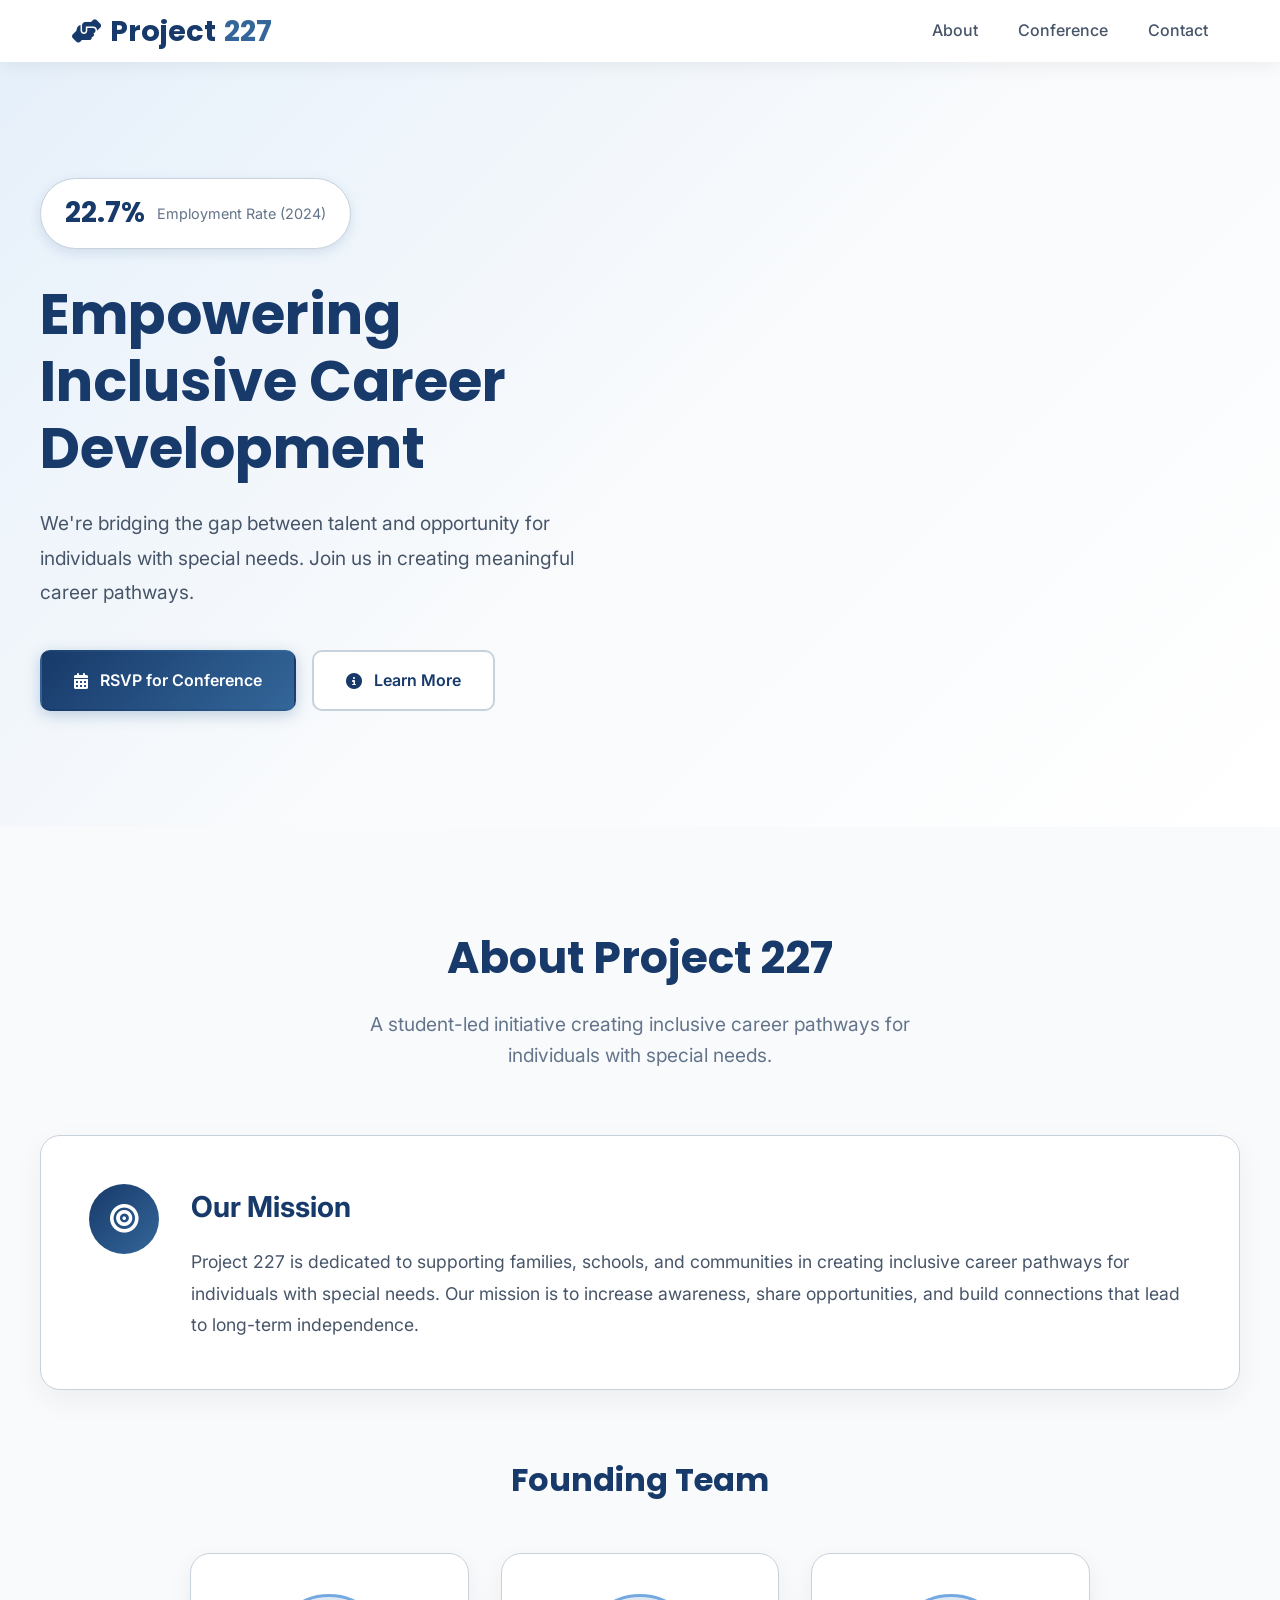
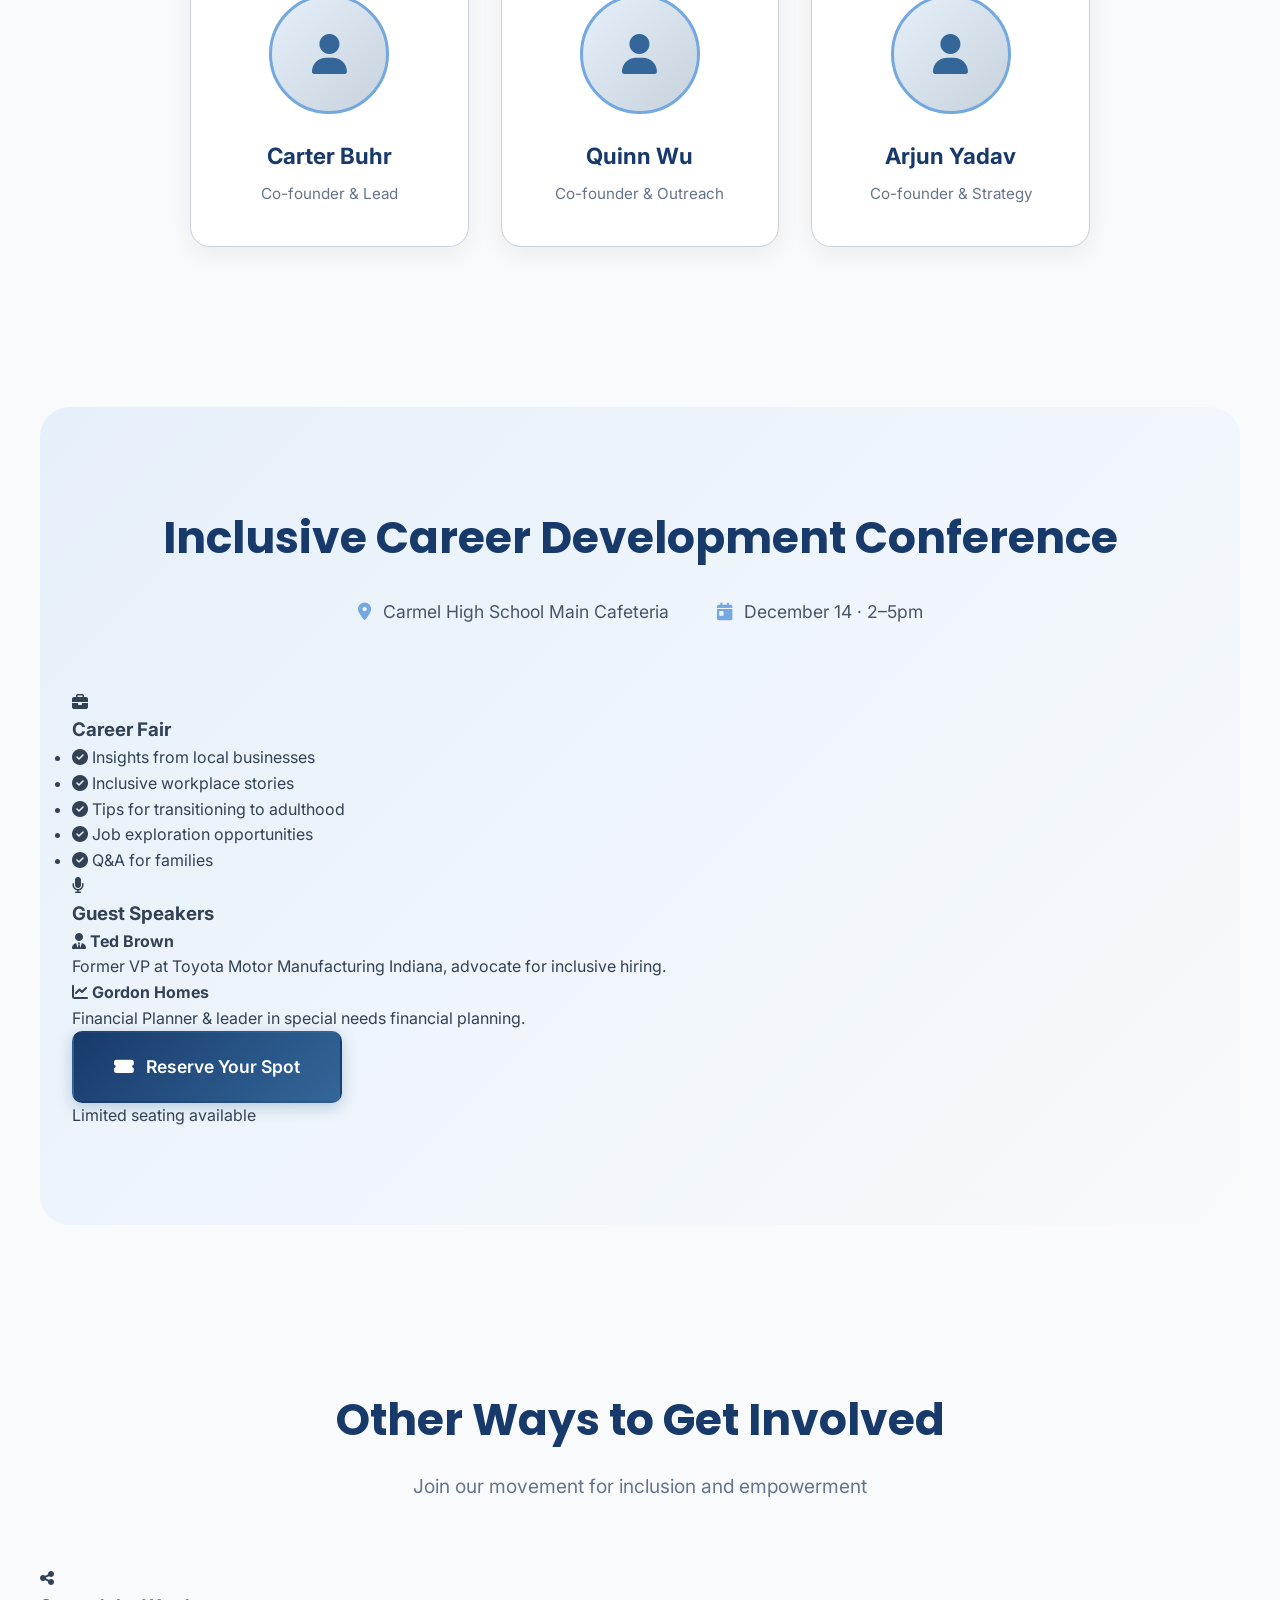
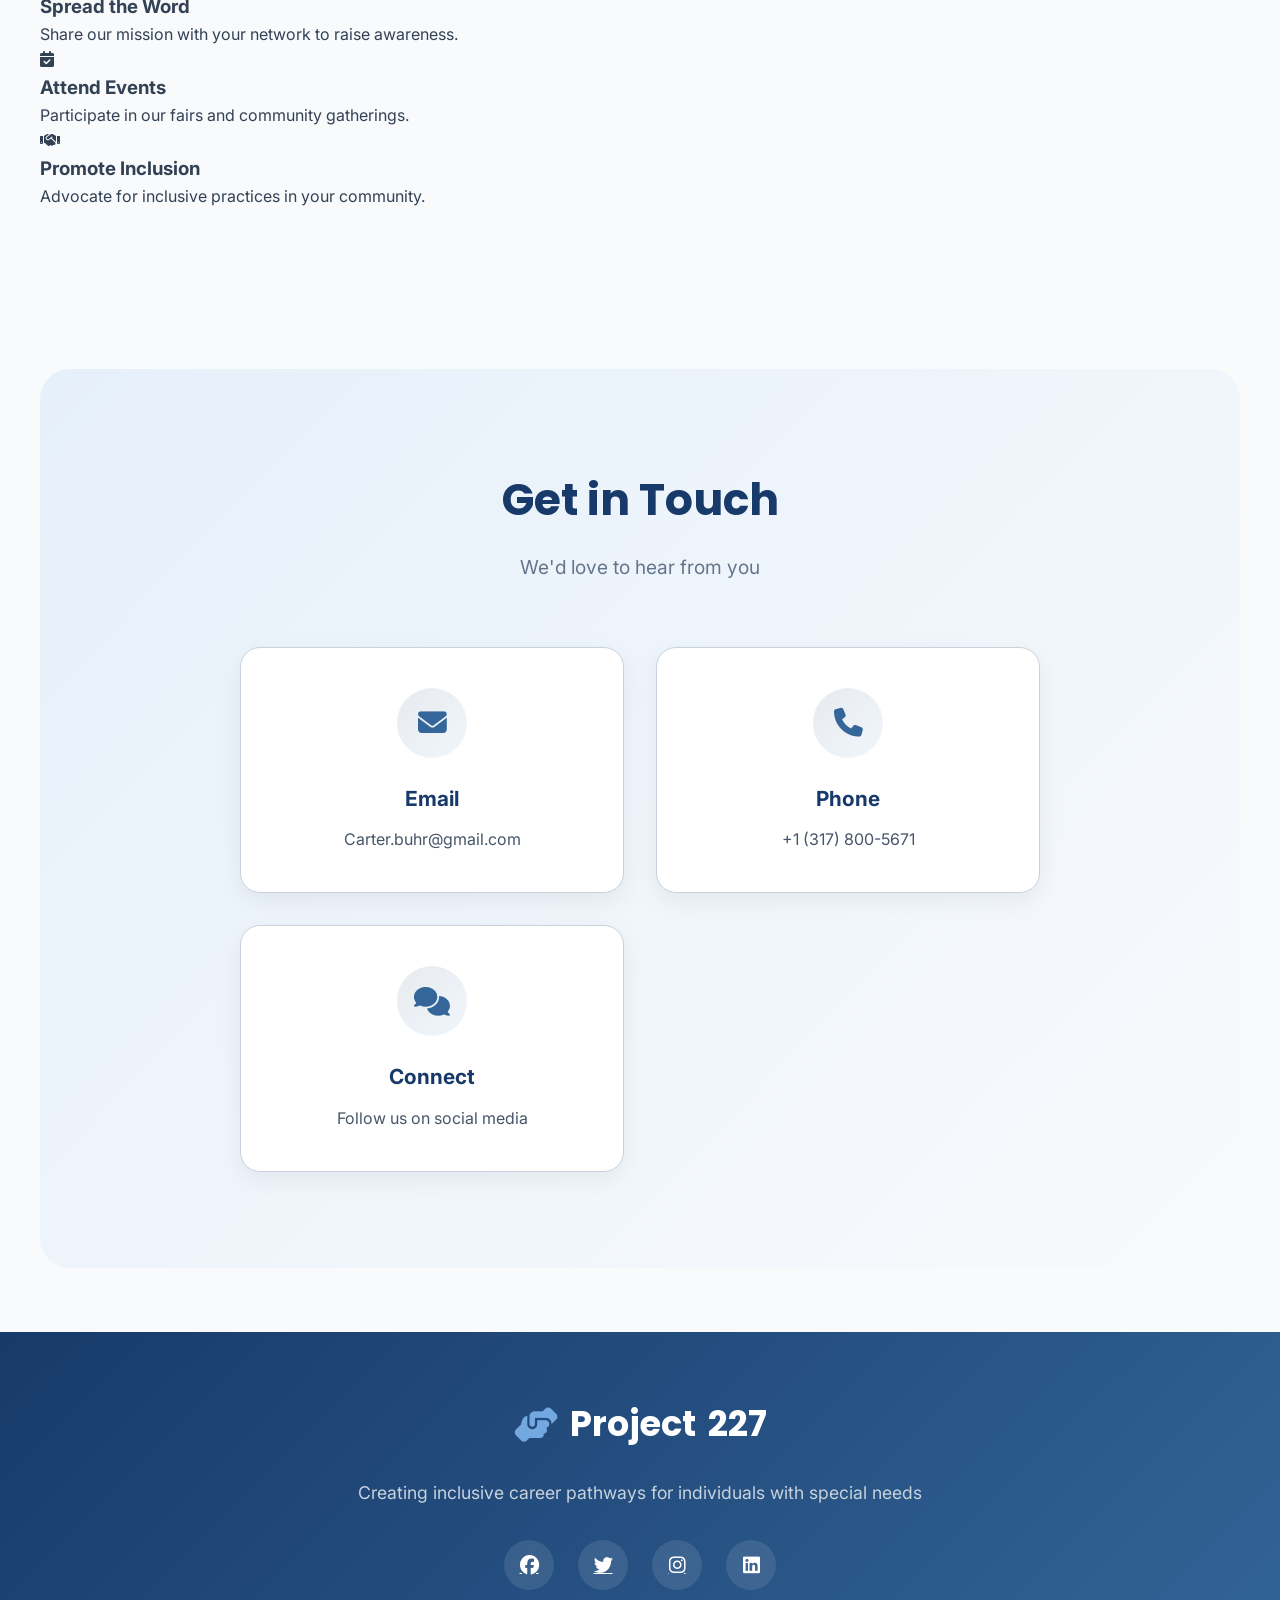
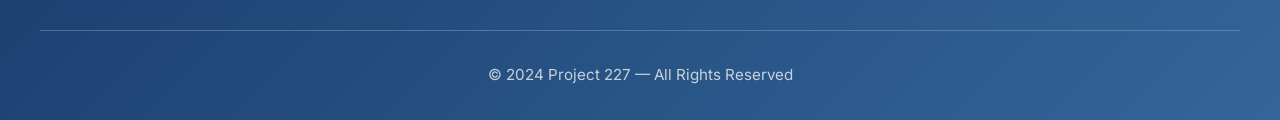
<file: 227.html>
<!DOCTYPE html>
<html lang="en">
<head>
    <meta charset="UTF-8">
    <meta name="viewport" content="width=device-width, initial-scale=1.0">
    <title>Project 227 – Inclusive Career Development</title>
    <link rel="stylesheet" href="https://cdnjs.cloudflare.com/ajax/libs/font-awesome/6.4.0/css/all.min.css">
    <link rel="preconnect" href="https://fonts.googleapis.com">
    <link rel="preconnect" href="https://fonts.gstatic.com" crossorigin>
    <link href="https://fonts.googleapis.com/css2?family=Inter:wght@300;400;500;600;700&family=Poppins:wght@600;700&display=swap" rel="stylesheet">
    <link rel="stylesheet" href="styles.css">
</head>
<body>

    <!-- NAVBAR -->
    <nav class="navbar">
        <div class="nav-container">
            <div class="logo">
                <i class="fas fa-hands-helping"></i>
                Project<span>227</span>
            </div>
            <div class="nav-links">
                <a href="#about">About</a>
                <a href="#conference">Conference</a>
                <a href="#contact">Contact</a>
            </div>
            <button class="menu-toggle" aria-label="Toggle menu">
                <i class="fas fa-bars"></i>
            </button>
        </div>
    </nav>

    <!-- HERO -->
    <section class="hero">
        <div class="hero-container">
            <div class="hero-content">
                <div class="stat-badge">
                    <span class="stat-number">22.7%</span>
                    <span class="stat-text">Employment Rate (2024)</span>
                </div>
                <h1 class="hero-title">Empowering Inclusive Career Development</h1>
                <p class="hero-subtitle">
                    We're bridging the gap between talent and opportunity for individuals with special needs. 
                    Join us in creating meaningful career pathways.
                </p>
                <div class="hero-buttons">
                    <a class="btn-primary" href="#conference">
                        <i class="fas fa-calendar-alt"></i> RSVP for Conference
                    </a>
                    <a class="btn-secondary" href="#about">
                        <i class="fas fa-info-circle"></i> Learn More
                    </a>
                </div>
            </div>
            <div class="hero-visual">
                <div class="visual-element"></div>
            </div>
        </div>
    </section>

    <!-- ABOUT -->
    <section id="about" class="section">
        <div class="section-container">
            <div class="section-header">
                <h2 class="section-title">About Project 227</h2>
                <p class="section-subtitle">
                    A student-led initiative creating inclusive career pathways for individuals with special needs.
                </p>
            </div>
            
            <div class="mission-card">
                <div class="mission-icon">
                    <i class="fas fa-bullseye"></i>
                </div>
                <div class="mission-content">
                    <h3>Our Mission</h3>
                    <p>
                        Project 227 is dedicated to supporting families, schools, and communities in creating 
                        inclusive career pathways for individuals with special needs. Our mission is to increase 
                        awareness, share opportunities, and build connections that lead to long-term independence.
                    </p>
                </div>
            </div>

            <h3 class="team-title">Founding Team</h3>
            <div class="team-grid">
                <div class="team-card">
                    <div class="team-avatar">
                        <i class="fas fa-user"></i>
                    </div>
                    <h4>Carter Buhr</h4>
                    <p>Co-founder & Lead</p>
                </div>
                <div class="team-card">
                    <div class="team-avatar">
                        <i class="fas fa-user"></i>
                    </div>
                    <h4>Quinn Wu</h4>
                    <p>Co-founder & Outreach</p>
                </div>
                <div class="team-card">
                    <div class="team-avatar">
                        <i class="fas fa-user"></i>
                    </div>
                    <h4>Arjun Yadav</h4>
                    <p>Co-founder & Strategy</p>
                </div>
            </div>
        </div>
    </section>

    <!-- CONFERENCE -->
    <section id="conference" class="section alt-section">
        <div class="section-container">
            <div class="section-header">
                <h2 class="section-title">Inclusive Career Development Conference</h2>
                <div class="conference-details">
                    <div class="detail-item">
                        <i class="fas fa-map-marker-alt"></i>
                        <span>Carmel High School Main Cafeteria</span>
                    </div>
                    <div class="detail-item">
                        <i class="fas fa-calendar-day"></i>
                        <span>December 14 · 2–5pm</span>
                    </div>
                </div>
            </div>

            <div class="offer-grid">
                <div class="offer-card">
                    <div class="offer-header">
                        <div class="offer-icon">
                            <i class="fas fa-briefcase"></i>
                        </div>
                        <h3>Career Fair</h3>
                    </div>
                    <ul class="offer-list">
                        <li><i class="fas fa-check-circle"></i> Insights from local businesses</li>
                        <li><i class="fas fa-check-circle"></i> Inclusive workplace stories</li>
                        <li><i class="fas fa-check-circle"></i> Tips for transitioning to adulthood</li>
                        <li><i class="fas fa-check-circle"></i> Job exploration opportunities</li>
                        <li><i class="fas fa-check-circle"></i> Q&A for families</li>
                    </ul>
                </div>

                <div class="offer-card">
                    <div class="offer-header">
                        <div class="offer-icon">
                            <i class="fas fa-microphone"></i>
                        </div>
                        <h3>Guest Speakers</h3>
                    </div>
                    <div class="speaker-list">
                        <div class="speaker-item">
                            <h4><i class="fas fa-user-tie"></i> Ted Brown</h4>
                            <p>Former VP at Toyota Motor Manufacturing Indiana, advocate for inclusive hiring.</p>
                        </div>
                        <div class="speaker-item">
                            <h4><i class="fas fa-chart-line"></i> Gordon Homes</h4>
                            <p>Financial Planner & leader in special needs financial planning.</p>
                        </div>
                    </div>
                </div>
            </div>

            <div class="cta-container">
                <a class="btn-primary btn-large" href="https://tinyurl.com/DECACareerFair" target="_blank">
                    <i class="fas fa-ticket-alt"></i> Reserve Your Spot
                </a>
                <p class="cta-note">Limited seating available</p>
            </div>
        </div>
    </section>

    <!-- OTHER WAYS -->
    <section class="section">
        <div class="section-container">
            <div class="section-header">
                <h2 class="section-title">Other Ways to Get Involved</h2>
                <p class="section-subtitle">
                    Join our movement for inclusion and empowerment
                </p>
            </div>

            <div class="involvement-grid">
                <div class="involvement-card">
                    <div class="involvement-icon">
                        <i class="fas fa-share-alt"></i>
                    </div>
                    <h3>Spread the Word</h3>
                    <p>Share our mission with your network to raise awareness.</p>
                </div>
                <div class="involvement-card">
                    <div class="involvement-icon">
                        <i class="fas fa-calendar-check"></i>
                    </div>
                    <h3>Attend Events</h3>
                    <p>Participate in our fairs and community gatherings.</p>
                </div>
                <div class="involvement-card">
                    <div class="involvement-icon">
                        <i class="fas fa-handshake"></i>
                    </div>
                    <h3>Promote Inclusion</h3>
                    <p>Advocate for inclusive practices in your community.</p>
                </div>
            </div>
        </div>
    </section>

    <!-- CONTACT -->
    <section id="contact" class="section alt-section">
        <div class="section-container">
            <div class="section-header">
                <h2 class="section-title">Get in Touch</h2>
                <p class="section-subtitle">
                    We'd love to hear from you
                </p>
            </div>
            
            <div class="contact-grid">
                <div class="contact-card">
                    <div class="contact-icon">
                        <i class="fas fa-envelope"></i>
                    </div>
                    <h3>Email</h3>
                    <a href="mailto:Carter.buhr@gmail.com">Carter.buhr@gmail.com</a>
                </div>
                <div class="contact-card">
                    <div class="contact-icon">
                        <i class="fas fa-phone"></i>
                    </div>
                    <h3>Phone</h3>
                    <a href="tel:+13178005671">+1 (317) 800-5671</a>
                </div>
                <div class="contact-card">
                    <div class="contact-icon">
                        <i class="fas fa-comments"></i>
                    </div>
                    <h3>Connect</h3>
                    <p>Follow us on social media</p>
                </div>
            </div>
        </div>
    </section>

    <footer>
        <div class="footer-container">
            <div class="footer-logo">
                <i class="fas fa-hands-helping"></i>
                Project<span>227</span>
            </div>
            <p class="footer-mission">
                Creating inclusive career pathways for individuals with special needs
            </p>
            <div class="footer-social">
                <a href="#" aria-label="Facebook"><i class="fab fa-facebook"></i></a>
                <a href="#" aria-label="Twitter"><i class="fab fa-twitter"></i></a>
                <a href="#" aria-label="Instagram"><i class="fab fa-instagram"></i></a>
                <a href="#" aria-label="LinkedIn"><i class="fab fa-linkedin"></i></a>
            </div>
            <p class="footer-copyright">© 2024 Project 227 — All Rights Reserved</p>
        </div>
    </footer>

</body>
</html>
</file>
<file: styles.css>
/* PROJECT 227 STYLESHEET
   Color Palette:
   Primary: #173A6A (Dark Navy Blue - Titles & Headers)
   Secondary: #346699 (Medium Blue - Subheaders)
   Accent: #74A8E0 (Light Blue - Charts, Icons, Lines)
   Soft Background: #E6F0FA (Tables & Callout Boxes)
   Dividers/Borders: #C8D2DC
*/

* {
    margin: 0;
    padding: 0;
    box-sizing: border-box;
}

html {
    scroll-behavior: smooth;
}

body {
    font-family: 'Inter', sans-serif;
    background: #f8fafc;
    color: #334155;
    line-height: 1.6;
    overflow-x: hidden;
}

/* NAVBAR */
.navbar {
    width: 100%;
    background: white;
    box-shadow: 0 4px 20px rgba(0, 0, 0, 0.06);
    position: sticky;
    top: 0;
    z-index: 1000;
    padding: 0.5rem 0;
}

.nav-container {
    max-width: 1200px;
    margin: 0 auto;
    padding: 0 2rem;
    display: flex;
    justify-content: space-between;
    align-items: center;
}

.logo {
    font-family: 'Poppins', sans-serif;
    font-size: 1.8rem;
    font-weight: 700;
    display: flex;
    align-items: center;
    gap: 0.5rem;
    color: #173A6A;
}

.logo i {
    font-size: 1.5rem;
}

.logo span {
    color: #346699;
}

.nav-links {
    display: flex;
    gap: 2.5rem;
}

.nav-links a {
    text-decoration: none;
    color: #475569;
    font-weight: 500;
    font-size: 1rem;
    position: relative;
    transition: color 0.3s ease;
}

.nav-links a:hover {
    color: #173A6A;
}

.nav-links a::after {
    content: '';
    position: absolute;
    bottom: -5px;
    left: 0;
    width: 0;
    height: 2px;
    background: #346699;
    transition: width 0.3s ease;
}

.nav-links a:hover::after {
    width: 100%;
}

.menu-toggle {
    display: none;
    background: none;
    border: none;
    font-size: 1.5rem;
    color: #173A6A;
    cursor: pointer;
}

/* HERO */
.hero {
    padding: 5rem 2rem;
    background: linear-gradient(135deg, #E6F0FA 0%, #f8fafc 50%, #ffffff 100%);
    min-height: 85vh;
    display: flex;
    align-items: center;
}

.hero-container {
    max-width: 1200px;
    margin: 0 auto;
    display: grid;
    grid-template-columns: 1fr 1fr;
    gap: 4rem;
    align-items: center;
}

.hero-content {
    max-width: 600px;
}

.stat-badge {
    display: inline-flex;
    align-items: center;
    gap: 0.75rem;
    background: white;
    padding: 0.75rem 1.5rem;
    border-radius: 50px;
    margin-bottom: 2rem;
    box-shadow: 0 4px 12px rgba(52, 102, 153, 0.15);
    border: 1px solid #C8D2DC;
}

.stat-number {
    font-family: 'Poppins', sans-serif;
    font-size: 1.75rem;
    font-weight: 700;
    color: #173A6A;
}

.stat-text {
    font-size: 0.9rem;
    color: #64748b;
}

.hero-title {
    font-family: 'Poppins', sans-serif;
    font-size: 3.5rem;
    font-weight: 700;
    line-height: 1.2;
    color: #173A6A;
    margin-bottom: 1.5rem;
}

.hero-subtitle {
    font-size: 1.2rem;
    color: #475569;
    margin-bottom: 2.5rem;
    line-height: 1.8;
}

.hero-buttons {
    display: flex;
    gap: 1rem;
    flex-wrap: wrap;
}

.btn-primary, .btn-secondary {
    display: inline-flex;
    align-items: center;
    gap: 0.75rem;
    padding: 1rem 2rem;
    border-radius: 10px;
    font-weight: 600;
    text-decoration: none;
    transition: all 0.3s ease;
    font-size: 1rem;
    border: 2px solid transparent;
}

.btn-primary {
    background: linear-gradient(135deg, #173A6A, #346699);
    color: white;
    box-shadow: 0 4px 15px rgba(52, 102, 153, 0.3);
}

.btn-primary:hover {
    transform: translateY(-2px);
    box-shadow: 0 6px 20px rgba(52, 102, 153, 0.4);
}

.btn-secondary {
    background: white;
    color: #173A6A;
    border-color: #C8D2DC;
}

.btn-secondary:hover {
    border-color: #346699;
    transform: translateY(-2px);
}

.btn-large {
    padding: 1.25rem 2.5rem;
    font-size: 1.1rem;
}

.hero-visual {
    position: relative;
    height: 400px;
}

/* PLACEHOLDER STYLING */
.placeholder-image {
    width: 100%;
    height: 100%;
    background: linear-gradient(135deg, #E6F0FA, #C8D2DC);
    border-radius: 20px;
    display: flex;
    align-items: center;
    justify-content: center;
    flex-direction: column;
    gap: 1rem;
    border: 2px dashed #74A8E0;
    position: relative;
    overflow: hidden;
}

.placeholder-image::before {
    content: '';
    position: absolute;
    top: 20%;
    left: 20%;
    width: 200px;
    height: 200px;
    background: linear-gradient(135deg, rgba(52, 102, 153, 0.2), transparent);
    border-radius: 50%;
}

.placeholder-image::after {
    content: '';
    position: absolute;
    bottom: 20%;
    right: 20%;
    width: 150px;
    height: 150px;
    background: linear-gradient(135deg, rgba(116, 168, 224, 0.2), transparent);
    border-radius: 50%;
}

.placeholder-text {
    color: #346699;
    font-weight: 600;
    font-size: 1.1rem;
    z-index: 1;
}

.placeholder-icon {
    font-size: 3rem;
    color: #74A8E0;
    z-index: 1;
}

/* SECTIONS */
.section {
    padding: 6rem 2rem;
}

.section-container {
    max-width: 1200px;
    margin: 0 auto;
}

.section-header {
    text-align: center;
    margin-bottom: 4rem;
}

.section-title {
    font-family: 'Poppins', sans-serif;
    font-size: 2.75rem;
    font-weight: 700;
    color: #173A6A;
    margin-bottom: 1rem;
}

.section-subtitle {
    font-size: 1.2rem;
    color: #64748b;
    max-width: 600px;
    margin: 0 auto;
}

.alt-section {
    background: linear-gradient(135deg, #E6F0FA 0%, #f8fafc 100%);
    border-radius: 30px;
    margin: 4rem auto;
    max-width: 1200px;
}

/* MISSION CARD */
.mission-card {
    background: white;
    border-radius: 20px;
    padding: 3rem;
    display: flex;
    align-items: flex-start;
    gap: 2rem;
    margin-bottom: 4rem;
    box-shadow: 0 10px 30px rgba(0, 0, 0, 0.05);
    border: 1px solid #C8D2DC;
}

.mission-icon {
    background: linear-gradient(135deg, #173A6A, #346699);
    width: 70px;
    height: 70px;
    border-radius: 50%;
    display: flex;
    align-items: center;
    justify-content: center;
    flex-shrink: 0;
}

.mission-icon i {
    font-size: 1.8rem;
    color: white;
}

.mission-content h3 {
    font-size: 1.8rem;
    color: #173A6A;
    margin-bottom: 1rem;
}

.mission-content p {
    color: #475569;
    line-height: 1.8;
    font-size: 1.1rem;
}

/* TEAM */
.team-title {
    font-family: 'Poppins', sans-serif;
    font-size: 2rem;
    text-align: center;
    color: #173A6A;
    margin-bottom: 3rem;
}

.team-grid {
    display: grid;
    grid-template-columns: repeat(auto-fit, minmax(250px, 1fr));
    gap: 2rem;
    max-width: 900px;
    margin: 0 auto;
}

.team-card {
    background: white;
    padding: 2.5rem 2rem;
    border-radius: 20px;
    text-align: center;
    box-shadow: 0 8px 25px rgba(0, 0, 0, 0.06);
    transition: transform 0.3s ease, box-shadow 0.3s ease;
    border: 1px solid #C8D2DC;
}

.team-card:hover {
    transform: translateY(-10px);
    box-shadow: 0 15px 35px rgba(0, 0, 0, 0.1);
}

.team-avatar {
    width: 120px;
    height: 120px;
    background: linear-gradient(135deg, #E6F0FA, #C8D2DC);
    border-radius: 50%;
    display: flex;
    align-items: center;
    justify-content: center;
    margin: 0 auto 1.5rem;
    border: 3px solid #74A8E0;
    position: relative;
}

.team-avatar i {
    font-size: 2.5rem;
    color: #346699;
}

.team-photo-placeholder {
    position: absolute;
    bottom: -10px;
    right: -10px;
    background: #173A6A;
    color: white;
    padding: 0.3rem 0.6rem;
    border-radius: 5px;
    font-size: 0.7rem;
    font-weight: 600;
}

.team-card h4 {
    font-size: 1.4rem;
    color: #173A6A;
    margin-bottom: 0.5rem;
}

.team-card p {
    color: #64748b;
    font-size: 0.95rem;
}

/* STATS GRID */
.stats-grid {
    display: grid;
    grid-template-columns: repeat(auto-fit, minmax(250px, 1fr));
    gap: 2rem;
    margin-top: 3rem;
}

.stat-card {
    background: white;
    padding: 2rem;
    border-radius: 15px;
    text-align: center;
    border: 1px solid #C8D2DC;
    box-shadow: 0 4px 15px rgba(0, 0, 0, 0.05);
    transition: transform 0.3s ease, box-shadow 0.3s ease;
}

.stat-card:hover {
    transform: translateY(-10px);
    box-shadow: 0 15px 35px rgba(0, 0, 0, 0.1);
}

.stat-value {
    font-family: 'Poppins', sans-serif;
    font-size: 2.5rem;
    font-weight: 700;
    color: #173A6A;
    margin-bottom: 0.5rem;
}

.stat-label {
    color: #64748b;
    font-size: 0.95rem;
}

/* CONFERENCE */
.conference-info {
    background: white;
    padding: 2rem;
    border-radius: 15px;
    border-left: 4px solid #74A8E0;
    margin-bottom: 3rem;
    box-shadow: 0 4px 15px rgba(0, 0, 0, 0.05);
}

.conference-info h3 {
    color: #173A6A;
    font-size: 1.5rem;
    margin-bottom: 1rem;
}

.conference-details {
    display: flex;
    justify-content: center;
    gap: 3rem;
    margin-top: 1.5rem;
    flex-wrap: wrap;
}

.detail-item {
    display: flex;
    align-items: center;
    gap: 0.75rem;
    color: #475569;
    font-size: 1.1rem;
}

.detail-item i {
    color: #74A8E0;
}

/* BUSINESSES SECTION */
.businesses-grid {
    display: grid;
    grid-template-columns: repeat(auto-fit, minmax(280px, 1fr));
    gap: 1.5rem;
    margin-top: 3rem;
}

.business-card {
    background: white;
    padding: 1.5rem;
    border-radius: 12px;
    border: 1px solid #C8D2DC;
    transition: all 0.3s ease;
}

.business-card:hover {
    transform: translateY(-5px);
    box-shadow: 0 8px 20px rgba(0, 0, 0, 0.1);
    border-color: #74A8E0;
}

.business-card h4 {
    color: #173A6A;
    font-size: 1.1rem;
    margin-bottom: 0.5rem;
}

.business-card p {
    color: #64748b;
    font-size: 0.9rem;
}

/* SPEAKERS SECTION */
.speakers-grid {
    display: grid;
    grid-template-columns: repeat(auto-fit, minmax(400px, 1fr));
    gap: 2.5rem;
    margin: 4rem 0;
}

.speaker-card {
    background: white;
    padding: 2.5rem;
    border-radius: 20px;
    box-shadow: 0 8px 25px rgba(0, 0, 0, 0.06);
    border: 1px solid #C8D2DC;
}

.speaker-header {
    display: flex;
    gap: 1.5rem;
    margin-bottom: 2rem;
    align-items: center;
}

.speaker-photo {
    width: 100px;
    height: 100px;
    background: linear-gradient(135deg, #E6F0FA, #C8D2DC);
    border-radius: 15px;
    display: flex;
    align-items: center;
    justify-content: center;
    border: 2px solid #74A8E0;
    flex-shrink: 0;
}

.speaker-photo i {
    font-size: 2.5rem;
    color: #346699;
}

.speaker-info h3 {
    font-size: 1.6rem;
    color: #173A6A;
    margin-bottom: 0.3rem;
}

.speaker-title {
    color: #74A8E0;
    font-size: 0.95rem;
    font-weight: 600;
}

.speaker-bio {
    color: #475569;
    line-height: 1.7;
    margin-bottom: 1.5rem;
}

.video-placeholder {
    width: 100%;
    height: 250px;
    background: linear-gradient(135deg, #E6F0FA, #C8D2DC);
    border-radius: 12px;
    display: flex;
    flex-direction: column;
    align-items: center;
    justify-content: center;
    gap: 1rem;
    border: 2px solid #74A8E0;
    margin-top: 1rem;
}

.video-placeholder i {
    font-size: 3rem;
    color: #346699;
}

.video-placeholder p {
    color: #346699;
    font-weight: 600;
}

/* RESOURCES SECTION */
.resources-grid {
    display: grid;
    grid-template-columns: repeat(auto-fit, minmax(300px, 1fr));
    gap: 2rem;
}

.resource-card {
    background: white;
    padding: 2rem;
    border-radius: 15px;
    border: 1px solid #C8D2DC;
    box-shadow: 0 4px 15px rgba(0, 0, 0, 0.05);
    transition: all 0.3s ease;
}

.resource-card:hover {
    transform: translateY(-5px);
    box-shadow: 0 10px 25px rgba(0, 0, 0, 0.1);
}

.resource-icon {
    width: 60px;
    height: 60px;
    background: linear-gradient(135deg, rgba(23, 58, 106, 0.1), rgba(116, 168, 224, 0.1));
    border-radius: 12px;
    display: flex;
    align-items: center;
    justify-content: center;
    margin-bottom: 1rem;
}

.resource-icon i {
    font-size: 1.8rem;
    color: #346699;
}

.resource-card h3 {
    color: #173A6A;
    font-size: 1.3rem;
    margin-bottom: 0.75rem;
}

.resource-card p {
    color: #64748b;
    line-height: 1.7;
}

/* CONTACT */
.contact-grid {
    display: grid;
    grid-template-columns: repeat(auto-fit, minmax(250px, 1fr));
    gap: 2rem;
    max-width: 800px;
    margin: 0 auto;
}

.contact-card {
    background: white;
    padding: 2.5rem 2rem;
    border-radius: 20px;
    text-align: center;
    box-shadow: 0 8px 25px rgba(0, 0, 0, 0.06);
    transition: transform 0.3s ease;
    border: 1px solid #C8D2DC;
}

.contact-card:hover {
    transform: translateY(-5px);
}

.contact-icon {
    width: 70px;
    height: 70px;
    background: linear-gradient(135deg, rgba(23, 58, 106, 0.1), rgba(116, 168, 224, 0.1));
    border-radius: 50%;
    display: flex;
    align-items: center;
    justify-content: center;
    margin: 0 auto 1.5rem;
}

.contact-icon i {
    font-size: 1.8rem;
    color: #346699;
}

.contact-card h3 {
    font-size: 1.3rem;
    color: #173A6A;
    margin-bottom: 0.75rem;
}

.contact-card a, .contact-card p {
    color: #475569;
    text-decoration: none;
    transition: color 0.3s ease;
}

.contact-card a:hover {
    color: #346699;
}

/* FOOTER */
footer {
    background: linear-gradient(135deg, #173A6A, #346699);
    color: #E6F0FA;
    padding: 4rem 2rem 2rem;
}

.footer-container {
    max-width: 1200px;
    margin: 0 auto;
    text-align: center;
}

.footer-logo {
    font-family: 'Poppins', sans-serif;
    font-size: 2.2rem;
    font-weight: 700;
    color: white;
    display: flex;
    align-items: center;
    justify-content: center;
    gap: 0.75rem;
    margin-bottom: 1.5rem;
}

.footer-logo i {
    color: #74A8E0;
}

.footer-mission {
    font-size: 1.1rem;
    color: #C8D2DC;
    max-width: 600px;
    margin: 0 auto 2rem;
    line-height: 1.8;
}

.footer-social {
    display: flex;
    justify-content: center;
    gap: 1.5rem;
    margin-bottom: 2.5rem;
}

.footer-social a {
    display: inline-flex;
    align-items: center;
    justify-content: center;
    width: 50px;
    height: 50px;
    background: rgba(255, 255, 255, 0.1);
    border-radius: 50%;
    color: white;
    font-size: 1.2rem;
    transition: all 0.3s ease;
}

.footer-social a:hover {
    background: #74A8E0;
    transform: translateY(-3px);
}

.footer-copyright {
    color: #C8D2DC;
    font-size: 0.95rem;
    padding-top: 2rem;
    border-top: 1px solid rgba(200, 210, 220, 0.3);
}

/* --- RESPONSIVE & MEDIA FIXES --- */

@media (max-width: 1024px) {
    .hero-container {
        grid-template-columns: 1fr;
        gap: 3rem;
        text-align: center;
    }
    .hero-title { font-size: 3rem; }
    .speakers-grid { grid-template-columns: 1fr; }
}

@media (max-width: 768px) {
    .menu-toggle { display: block !important; }

    .nav-links {
        display: none; 
        flex-direction: column;
        position: absolute;
        top: 100%;
        left: 0;
        width: 100%;
        background: white;
        z-index: 1000;
        padding: 1.5rem;
        box-shadow: 0 10px 15px rgba(0,0,0,0.1);
    }

    .nav-links.active { display: flex !important; }

    .hero-title { font-size: 2.5rem; }
    .section-title { font-size: 2.25rem; }
    .mission-card { flex-direction: column; text-align: center; padding: 2rem; }
    .hero-buttons { justify-content: center; }
    .btn-primary, .btn-secondary { width: 100%; justify-content: center; }
    .conference-details { flex-direction: column; gap: 1rem; }
    .businesses-grid { grid-template-columns: 1fr; }
    
}

@media (max-width: 480px) {
    .hero-title { font-size: 2rem; }
    .section { padding: 4rem 1rem; }
    .team-grid, .resources-grid, .contact-grid { grid-template-columns: 1fr; }
}

/* --- THE GORDON SLIDESHOW & VIDEO FIXES --- */

#gordonSlideContainer {
    width: 100%;
    height: 480px; /* Fixed height prevents "Blank" issue */
    background-color: #f1f5f9; 
    position: relative;
    overflow: hidden;
    border-radius: 10px;
    border: 1px solid #C8D2DC;
    margin-top: 1rem;
}

#gordonSlideContainer img {
    width: 100% !important;
    height: 100% !important;
    position: absolute;
    top: 0;
    left: 0;
    object-fit: contain !important;
}

/* Shrink slideshow and video on mobile */
@media (max-width: 768px) {
    #gordonSlideContainer {
        height: 180px !important;
    }
    .video-wrapper {
        max-width: 280px !important;
        margin: 0 auto !important;
        padding-bottom: 42% !important;
    }
}

.speaker-card iframe {
    width: 100% !important;
    aspect-ratio: 16 / 9;
    height: auto !important;
    border-radius: 13px;
    border: 1px solid #C8D2DC;
    display: block;
}

.hero-photo {
    width: 100%;
    height: 100%;
    background-image: url('hero-image.jpg');
    background-size: cover;
    background-position: center;
    border-radius: 20px;
}

.team-avatar img {
    width: 100%;
    height: 100%;
    object-fit: cover;
    border-radius: 50%;
}

@media (max-width: 768px) {
    .speaker-card {
        padding: 1.25rem;
    }

    .speakers-grid {
        grid-template-columns: 1fr;
    }

    /* Slideshow width fix */
    #gordonSlideContainer {
        height: 180px !important;
        max-width: 280px !important;
        margin: 0 auto !important;
    }

    #gordonThumbs {
        max-width: 280px;
        margin: 8px auto 0;
    }

    /* YouTube video fix */
    .speaker-card iframe {
        max-width: 280px !important;
        display: block;
        margin: 0 auto;
    }
}

/* Desktop */
.video-wrapper {
    padding-bottom: 56.25%;
}

/* Mobile */
@media (max-width: 768px) {
    .video-wrapper {
        max-width: 280px !important;
        margin: 0 auto !important;
        padding-bottom: 42% !important;
    }
}
</file>
